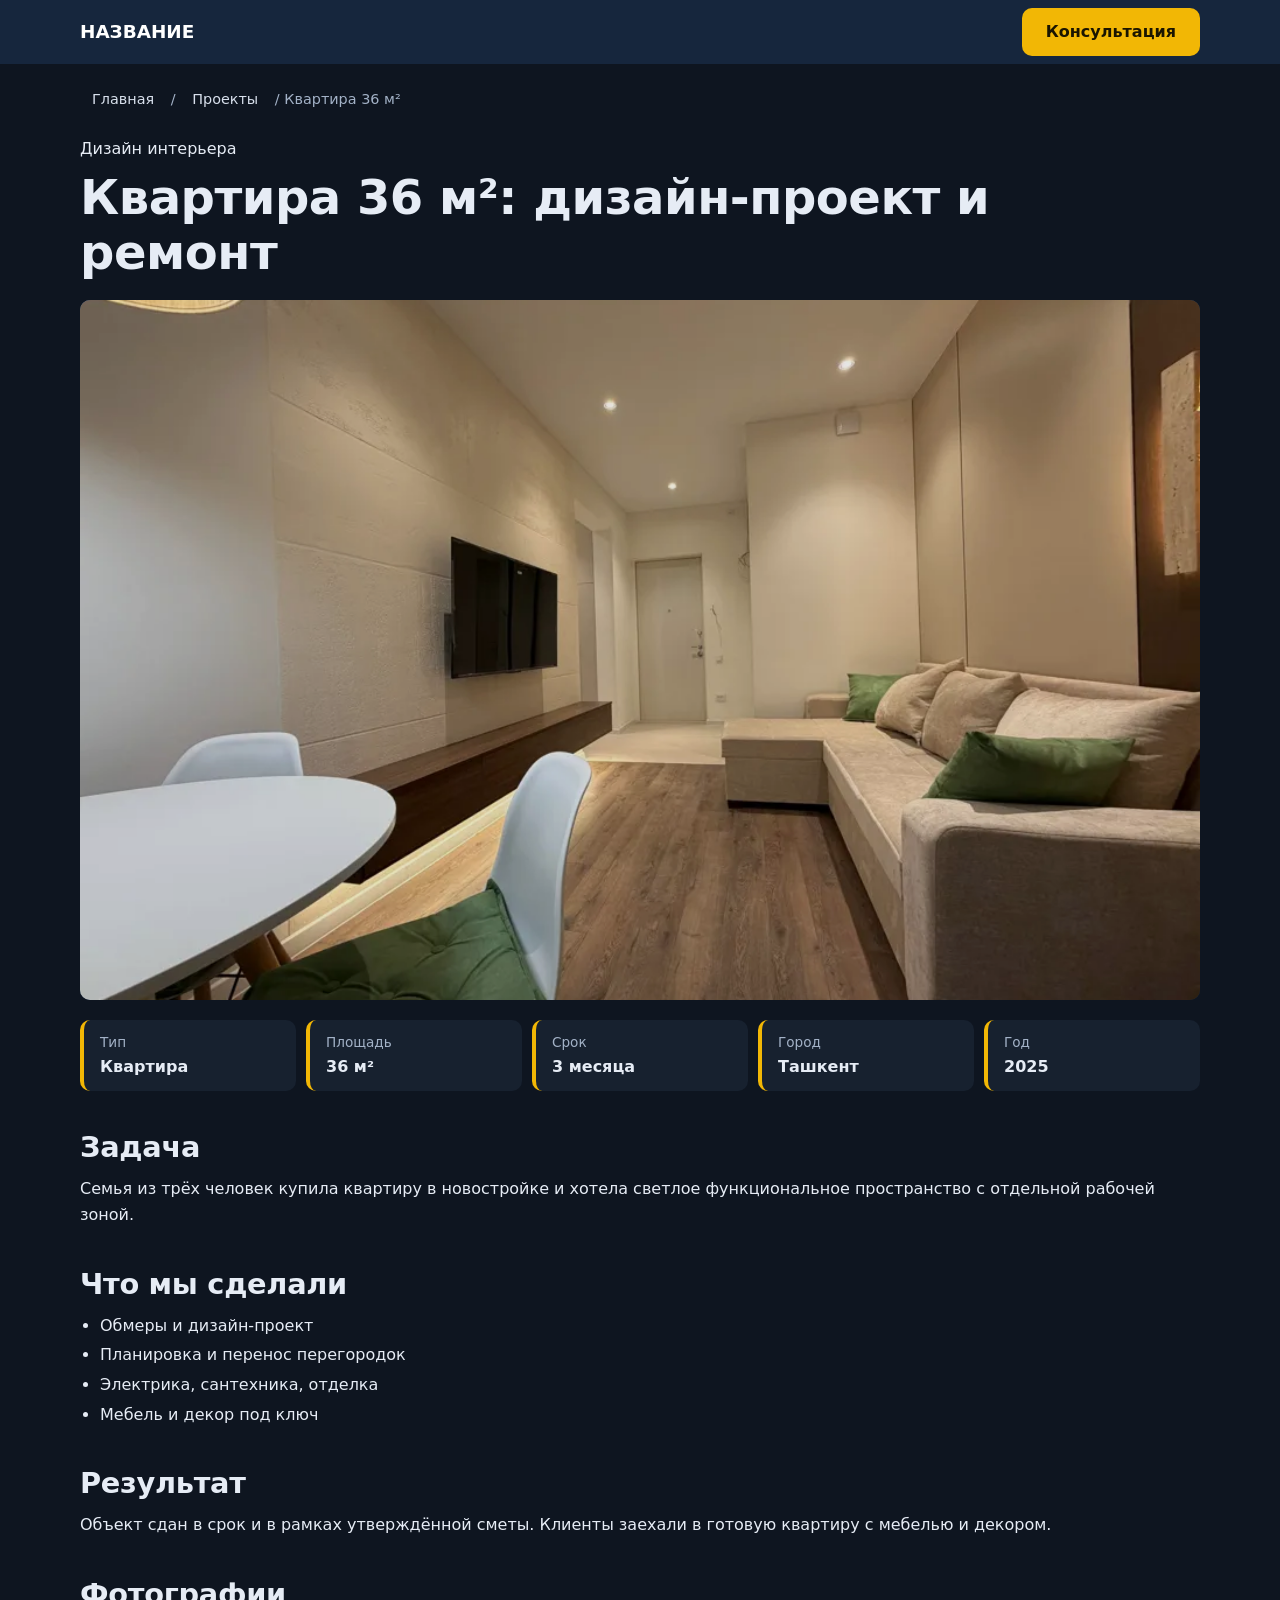
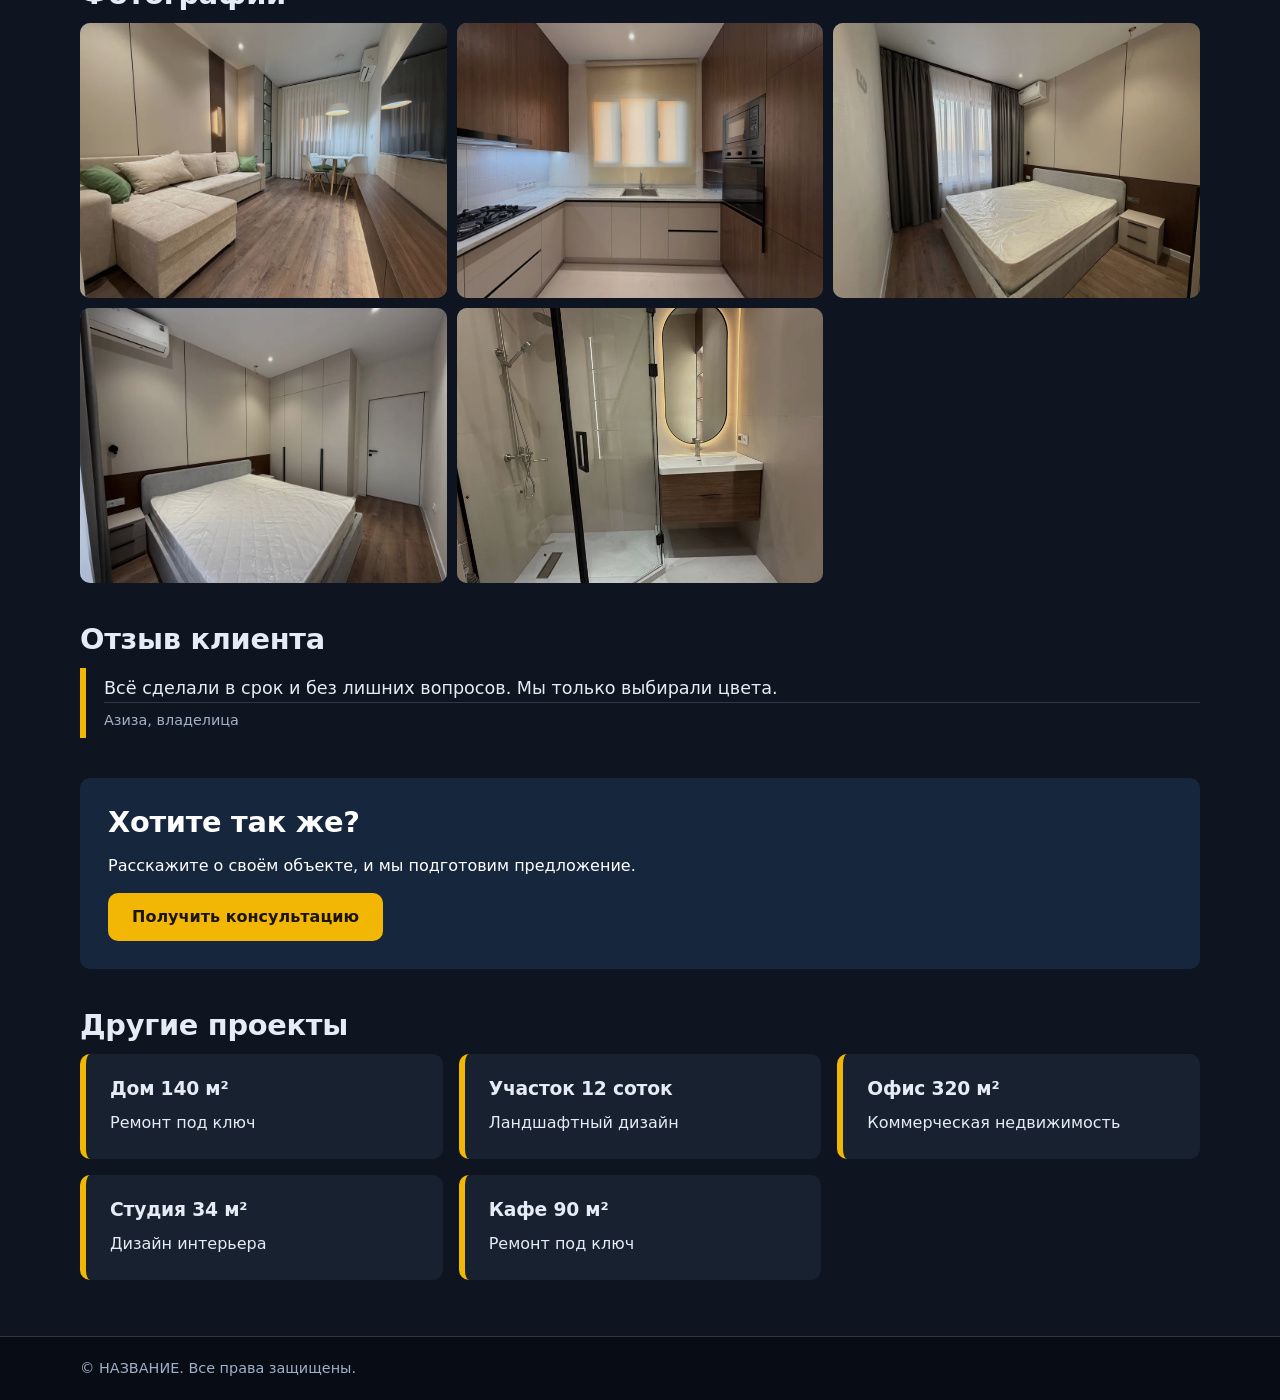
<file: projects/apart36.html>
<!DOCTYPE html>
<html lang="ru">
<head>
<meta charset="utf-8">
<meta name="viewport" content="width=device-width, initial-scale=1.0">
<title>Квартира 36 м²: дизайн-проект и ремонт | НАЗВАНИЕ</title>
<meta name="description" content="Семья из трёх человек купила квартиру в новостройке и хотела светлое функциональное пространство с отдельной рабочей зоной.">
<link rel="canonical" href="https://example.com/projects/apart36.html">
<meta property="og:type" content="article">
<meta property="og:title" content="Квартира 36 м²: дизайн-проект и ремонт">
<meta property="og:description" content="Семья из трёх человек купила квартиру в новостройке и хотела светлое функциональное пространство с отдельной рабочей зоной.">
<meta property="og:url" content="https://example.com/projects/apart36.html">
<meta property="og:image" content="https://example.com/images/portfolio/apart36/1.webp">
<meta name="theme-color" content="#16263d">
<link rel="stylesheet" href="../style.css">
</head>
<body>
<header>
  <div class="wrap bar">
    <a class="logo" href="../index.html">НАЗВАНИЕ</a>
    <a class="btn" href="../index.html#contact">Консультация</a>
  </div>
</header>
<main class="cs wrap">
 <nav class="crumbs" aria-label="Навигация">
   <a href="../index.html">Главная</a> / <a href="../index.html#portfolio">Проекты</a> / Квартира 36 м²
 </nav>
 <article>
  <p>Дизайн интерьера</p>
  <h1>Квартира 36 м²: дизайн-проект и ремонт</h1>
  <div class="ph hero-img" style="--a:#4b6a8f;--b:#16263d" data-b="../images/portfolio/apart36/1" data-alt="Квартира 36 м²: дизайн-проект и ремонт"></div>
  <dl class="facts"><div><dt>Тип</dt><dd>Квартира</dd></div><div><dt>Площадь</dt><dd>36 м²</dd></div><div><dt>Срок</dt><dd>3 месяца</dd></div><div><dt>Город</dt><dd>Ташкент</dd></div><div><dt>Год</dt><dd>2025</dd></div></dl>
  <h2>Задача</h2><p>Семья из трёх человек купила квартиру в новостройке и хотела светлое функциональное пространство с отдельной рабочей зоной.</p>
  <h2>Что мы сделали</h2><ul class="works"><li>Обмеры и дизайн-проект</li><li>Планировка и перенос перегородок</li><li>Электрика, сантехника, отделка</li><li>Мебель и декор под ключ</li></ul>
  <h2>Результат</h2><p>Объект сдан в срок и в рамках утверждённой сметы. Клиенты заехали в готовую квартиру с мебелью и декором.</p>
  
  <h2>Фотографии</h2><div class="gal"><button class="ph g" style="--a:#4b6a8f;--b:#16263d" data-b="../images/portfolio/apart36/2"data-alt="Квартира 36 м²: дизайн-проект и ремонт, фото 2" aria-label="Открыть фото 2"></button><button class="ph g" style="--a:#4b6a8f;--b:#16263d" data-b="../images/portfolio/apart36/3"data-alt="Квартира 36 м²: дизайн-проект и ремонт, фото 3" aria-label="Открыть фото 3"></button><button class="ph g" style="--a:#4b6a8f;--b:#16263d" data-b="../images/portfolio/apart36/4"data-alt="Квартира 36 м²: дизайн-проект и ремонт, фото 4" aria-label="Открыть фото 4"></button><button class="ph g" style="--a:#4b6a8f;--b:#16263d" data-b="../images/portfolio/apart36/5"data-alt="Квартира 36 м²: дизайн-проект и ремонт, фото 5" aria-label="Открыть фото 5"></button><button class="ph g" style="--a:#4b6a8f;--b:#16263d" data-b="../images/portfolio/apart36/6"data-alt="Квартира 36 м²: дизайн-проект и ремонт, фото 6" aria-label="Открыть фото 6"></button></div>
  <h2>Отзыв клиента</h2>
  <blockquote><p>Всё сделали в срок и без лишних вопросов. Мы только выбирали цвета.</p><footer>Азиза, владелица</footer></blockquote>
  <div class="cta-band">
    <h2 style="margin:0">Хотите так же?</h2>
    <p>Расскажите о своём объекте, и мы подготовим предложение.</p>
    <a class="btn" href="../index.html#contact">Получить консультацию</a>
  </div>
 </article>
 <section class="more" aria-labelledby="hm">
   <h2 id="hm">Другие проекты</h2>
   <div class="grid c3"><a class="card" href="dom-140.html"><h3>Дом 140 м²</h3><span>Ремонт под ключ</span></a><a class="card" href="uchastok-12-sotok.html"><h3>Участок 12 соток</h3><span>Ландшафтный дизайн</span></a><a class="card" href="ofis-320.html"><h3>Офис 320 м²</h3><span>Коммерческая недвижимость</span></a><a class="card" href="studiya-34.html"><h3>Студия 34 м²</h3><span>Дизайн интерьера</span></a><a class="card" href="kafe-90.html"><h3>Кафе 90 м²</h3><span>Ремонт под ключ</span></a></div>
 </section>
</main>
<footer style="margin-top:56px">
  <div class="wrap">© НАЗВАНИЕ. Все права защищены.</div>
</footer>
<dialog id="lb" aria-label="Просмотр фото">
  <div class="lbi ph"></div>
  <div class="bar2">
    <button class="prev" aria-label="Предыдущее">←</button>
    <span class="cnt"></span>
    <button class="next" aria-label="Следующее">→</button>
    <button class="close" aria-label="Закрыть">×</button>
  </div>
</dialog>
<script src="../case.js"></script>
</body></html>
</file>
<file: style.css>
:root {
  color-scheme: dark;
  --ink: #16263d;
  --ink2: #22385a;
  --plaster: #17212f;
  --paper: #0e1520;
  --line: #2b394d;
  --sun: #f2b705;
  --text: #e6ecf5;
  --mute: #a3b2c7;
  --btn: #e6ecf5;
  --btn-fg: #0e1520;
  --err: #ff8a80;
  --r: 10px;
}
* {
  box-sizing: border-box;
  margin: 0;
}
html {
  scroll-behavior: smooth !important;
  scroll-padding-top: 80px;
}
body {
  font:
    16px/1.6 "Segoe UI",
    system-ui,
    -apple-system,
    Roboto,
    Arial,
    sans-serif;
  color: var(--text);
  background: var(--paper);
}
img {
  max-width: 100%;
  display: block;
}
a {
  color: inherit;
}
:focus-visible {
  outline: 3px solid var(--sun);
  outline-offset: 2px;
}
.wrap {
  width: min(1120px, 100% - 32px);
  margin-inline: auto;
}
section {
  padding: 56px 0;
}
h1,
h2,
h3 {
  line-height: 1.15;
  letter-spacing: -0.01em;
}
h2 {
  font-size: clamp(1.6rem, 5vw, 2.4rem);
  margin-bottom: 12px;
}
.lead {
  color: var(--mute);
  max-width: 60ch;
  margin-bottom: 32px;
}
.btn {
  display: inline-flex;
  align-items: center;
  justify-content: center;
  min-height: 48px;
  min-width: 48px;
  padding: 0 24px;
  border: 0;
  border-radius: var(--r);
  background: var(--sun);
  color: #1b1500;
  font: inherit;
  font-weight: 700;
  text-decoration: none;
  cursor: pointer;
}
.btn:hover {
  filter: brightness(1.07);
}
.btn.ghost {
  background: transparent;
  border: 2px solid currentColor;
  color: inherit;
}
/* header */
header {
  position: sticky;
  top: 0;
  z-index: 20;
  background: var(--ink);
  color: #fff;
}
.bar {
  display: flex;
  align-items: center;
  justify-content: space-between;
  min-height: 64px;
}
.logo {
  font-weight: 800;
  text-decoration: none;
  font-size: 1.15rem;
}
nav ul {
  list-style: none;
  padding: 0;
  display: none;
  gap: 4px;
}
nav a {
  display: flex;
  align-items: center;
  min-height: 48px;
  padding: 0 12px;
  text-decoration: none;
  color: #d8e0ec;
}
nav a:hover {
  color: #fff;
}
.burger {
  margin-left: auto;
  width: 48px;
  height: 48px;
  background: none;
  border: 0;
  color: #fff;
  font-size: 1.6rem;
  cursor: pointer;
}
header.open nav ul {
  display: flex;
  flex-direction: column;
  position: absolute;
  inset: 64px 0 auto;
  background: var(--ink);
  padding: 8px 16px 16px;
}
/* hero */
.hero {
  background:
    linear-gradient(
      90deg,
      rgba(14, 24, 41, 0.55) 0%,
      rgba(22, 38, 61, 0.25) 45%,
      rgba(22, 38, 61, 0.08) 100%
    ),
    url('images/hero_background.png') center/cover no-repeat,
    var(--ink);
  color: #fff;
  min-height: 65vh;
  display: flex;
  align-items: center;
  padding: 80px 0;
}

.hero h1 {
  font-size: clamp(2rem, 8vw, 3.8rem);
  /* max-width: 18ch; */
  margin-bottom: 16px;
}
.hero p {
  font-size: 1.1rem;
  color: #fff;
  max-width: 52ch;
  margin-bottom: 28px;
  text-shadow: 0 2px 12px rgba(0, 0, 0, 0.45);
}
.hero .row {
  display: flex;
  flex-wrap: wrap;
  gap: 12px;
}

.hero {
  position: relative;
}

.hero::after {
  content: "";
  position: absolute;
  left: 0;
  right: 0;
  bottom: 0;
  height: 160px;
  background: linear-gradient(180deg, rgba(24, 26, 31, 0) 0%, #181a1f 100%);
  pointer-events: none;
}

.bg-section {
  background:
  linear-gradient(180deg, #181a1f 0%, rgba(24, 26, 31, 0.45) 140px, transparent 260px),
  url('images/services_bg.png') center / cover no-repeat;
}


#services {
position: relative;
color: #fff;
/* background:
  linear-gradient(180deg, #181a1f 0%, rgba(24, 26, 31, 0.45) 140px, transparent 260px),
  url('images/services_bg.png') center / cover no-repeat; */
}

#services .lead{
  color: #fff;
}
  
#services .card {
  position: relative;
  overflow: hidden;
  background: #1c1d20;
 

}

#services .card > * {
  position: relative;
  z-index: 2;
}

#services .card li {
  color: rgba(255, 255, 255, 0.92);
}

#services .card::after {
  content: "";
  position: absolute;
  right: -12%;
  bottom: -10%;
  width: 68%;
  height: 58%;
  pointer-events: none;
  z-index: 1;
  filter: brightness(1.12) contrast(1.06);

  /* Мягкое растворение верхнего и левого краёв */
  -webkit-mask-image:
    linear-gradient(to bottom, transparent 0%, #000 35%),
    linear-gradient(to right, transparent 0%, #000 35%);
  -webkit-mask-composite: source-in;
  mask-image:
    linear-gradient(to bottom, transparent 0%, #000 35%),
    linear-gradient(to right, transparent 0%, #000 35%);
  mask-composite: intersect;
}

#services .card:nth-child(1)::after {
  background:
    linear-gradient(135deg, rgba(28, 29, 32, 0.88) 10%, rgba(28, 29, 32, 0.32) 60%, rgba(28, 29, 32, 0) 100%),
    url('images/jstroy_service_design_remont.jpg') center / cover no-repeat;
}

#services .card:nth-child(2)::after {
  background:
    linear-gradient(135deg, rgba(28, 29, 32, 0.88) 10%, rgba(28, 29, 32, 0.32) 60%, rgba(28, 29, 32, 0) 100%),
    url('images/jstroy_service_upravlenie_arenda-1.jpg') center / cover no-repeat;
}

#services .card:nth-child(3)::after {
  background:
    linear-gradient(135deg, rgba(28, 29, 32, 0.88) 10%, rgba(28, 29, 32, 0.32) 60%, rgba(28, 29, 32, 0) 100%),
    url('images/jstroy_service_obsluzhivanie_klining.jpg') center / cover no-repeat;
}


/* cards */
.grid {
  display: grid;
  gap: 16px;
}
.card {
  background: var(--plaster);
  border-radius: var(--r);
  padding: 24px;
  border-left: 6px solid var(--sun);
  display: flex;
  flex-direction: column;
  gap: 10px;
  align-items: flex-start;
}
.card ul {
  padding-left: 18px;
  color: var(--mute);
}
.card .btn {
  margin-top: auto;
  color: var(--ink);
}
/* .why {
  background: var(--plaster);
} */
.why .item {
  background:#0c0f15;
  border-radius: var(--r);
  padding: 20px;
}
.why h3 {
  margin-bottom: 6px;
}
/* portfolio */
.filters {
  display: flex;
  gap: 8px;
  overflow-x: auto;
  padding-bottom: 8px;
  margin-bottom: 16px;
}
.filters button {
  flex: none;
  min-height: 48px;
  padding: 0 20px;
  border: 1px solid var(--ink);
  border-radius: 14px;
  background: none;
  font: inherit;
  font-weight: 600;
  color: var(--ink);
  cursor: pointer;
}
.filters button[aria-pressed="true"] {
  background: var(--ink);
  color: #fff;
}
.track {
  display: flex;
  gap: 16px;
  overflow-x: auto;
  scroll-snap-type: x mandatory;
  -webkit-overflow-scrolling: touch;
  padding-bottom: 12px;
}
.case {
  flex: 0 0 85%;
  scroll-snap-align: start;
  border-radius: var(--r);
  overflow: hidden;
  background: var(--plaster);
}
.case[hidden] {
  display: none;
}
.ph {
  aspect-ratio: 4/3;
  background: linear-gradient(135deg, var(--a), var(--b));
  position: relative;
}
.ph img {
  position: absolute;
  inset: 0;
  width: 100%;
  height: 100%;
  object-fit: cover;
}
.case figcaption {
  padding: 14px 16px;
}
.case small {
  color: var(--mute);
}
.arrows {
  display: flex;
  gap: 8px;
  margin-top: 8px;
}
.arrows button {
  width: 48px;
  height: 48px;
  border-radius: 50%;
  border: 1px solid var(--ink);
  background: none;
  font-size: 1.3rem;
  cursor: pointer;
}
/* steps */
.steps {
  list-style: none;
  padding: 0;
  counter-reset: s;
  display: grid;
  gap: 16px;
}
.steps li {
  counter-increment: s;
  position: relative;
  padding: 4px 0 4px 60px;
}
.steps li::before {
  content: counter(s);
  position: absolute;
  left: 0;
  top: 0;
  width: 44px;
  height: 44px;
  border-radius: 50%;
  background: var(--sun);
  display: grid;
  place-items: center;
  font-weight: 800;
}
.steps h3 {
  font-size: 1.1rem;
}
.steps p {
  color: var(--mute);
}
/* contact */
.contact {
  background: var(--ink);
  color: #fff;
}
.contact .lead {
  color: #cfd9e8;
}
form {
  display: grid;
  gap: 14px;
  background: var(--paper);
  color: var(--text);
  padding: 24px;
  border-radius: var(--r);
}
label {
  display: grid;
  gap: 6px;
  font-weight: 600;
}
input,
select {
  min-height: 48px;
  padding: 0 14px;
  border: 2px solid var(--line);
  border-radius: 8px;
  font: inherit;
}
input[aria-invalid="true"],
select[aria-invalid="true"] {
  border-color: #c62828;
}
.err {
  color: #c62828;
  font-weight: 400;
  font-size: 0.9rem;
  min-height: 1.2em;
}
.hp {
  position: absolute;
  left: -9999px;
}
#status {
  font-weight: 600;
}
.info {
  display: grid;
  gap: 8px;
  align-content: start;
  font-style: normal;
}
.info a {
  display: inline-flex;
  align-items: center;
  min-height: 48px;
}
footer {
  background: #0f1b2d;
  color: #9fb0c8;
  padding: 20px 0;
  font-size: 0.9rem;
}
/* floating messenger */
.fab {
  position: fixed;
  right: 16px;
  bottom: 16px;
  z-index: 30;
  display: flex;
  flex-direction: column;
  gap: 8px;
  align-items: flex-end;
}
.fab-links {
  display: none;
  flex-direction: column;
  gap: 8px;
}
.fab.open .fab-links {
  display: flex;
}
.fab a,
.fab > button {
  min-height: 48px;
  min-width: 48px;
  padding: 0 18px;
  border-radius: 999px;
  display: inline-flex;
  align-items: center;
  justify-content: center;
  font-weight: 700;
  text-decoration: none;
  color: #fff;
  border: 0;
  font: inherit;
  cursor: pointer;
  box-shadow: 0 4px 14px rgba(0, 0, 0, 0.25);
}
.fab .tg {
  background: #229ed9;
}
.fab .wa {
  background: #25a244;
}
.fab > button {
  background: var(--sun);
  color: #1b1500;
  font-weight: 700;
}
/* modal */
#modal,
#modal[open] {
  display: flex;
  flex-direction: column;
  position: fixed;
  inset: 0;
  margin: auto;
  width: min(680px, calc(100% - 24px));
  max-height: 86vh;
  padding: 0;
  border: 1px solid rgba(255, 255, 255, 0.1);
  border-radius: 18px;
  background: #141518;
  color: #fff;
  overflow: hidden;
}

#modal:not([open]) {
  display: none;
}

#modal::backdrop {
  background: rgba(0, 0, 0, 0.75);
  backdrop-filter: blur(4px);
}

#modal #m-title {
  margin: 0;
  padding: 20px 56px 6px 20px;
  background: #1d2129;
  color: #fff;
  font-size: 22px;
}

#modal #m-body {
  flex: 1 1 auto;
  overflow-y: auto;
  padding: 0 20px 16px;
  background: #141518;
  color: #fff;
}

#modal .m-hero {
  background: #1d2129;
  margin: 0 -20px 18px;
  padding: 0 20px 20px;
  border-bottom: 1px solid rgba(255, 255, 255, 0.08);
}

#modal .m-tag {
  display: inline-block;
  font-size: 11px;
  font-weight: 700;
  letter-spacing: 0.08em;
  color: #f5c518;
  margin-bottom: 6px;
}

#modal .m-sub,
#modal .m-intro {
  margin: 0 0 10px;
  font-size: 14px;
  line-height: 1.45;
  color: rgba(255, 255, 255, 0.78);
}

#modal .m-cover {
  width: 100%;
  height: 210px;
  object-fit: cover;
  border-radius: 12px;
  margin-top: 8px;
  display: block;
}

#modal .m-group-title {
  margin: 0 0 12px;
  font-size: 16px;
  color: #fff;
}

#modal .m-grid {
  display: grid;
  grid-template-columns: repeat(2, minmax(0, 1fr));
  gap: 12px;
}

#modal .m-sec {
  background: #363739;
  border: 1px solid rgba(255, 255, 255, 0.07);
  border-radius: 12px;
  padding: 14px;
}

#modal .m-sec-head {
  display: flex;
  align-items: center;
  gap: 8px;
  margin-bottom: 8px;
}

#modal .m-sec-head h4 {
  margin: 0;
  font-size: 14px;
  color: #fff;
}

#modal .m-icon {
  font-size: 16px;
  line-height: 1;
}

#modal .m-sec ul {
  margin: 0;
  padding-left: 16px;
}

#modal .m-sec li {
  font-size: 12.5px;
  line-height: 1.4;
  color: rgba(255, 255, 255, 0.78);
  margin-bottom: 4px;
}

#modal .m-approach {
  margin-top: 16px;
  padding-top: 14px;
  border-top: 1px solid rgba(255, 255, 255, 0.08);
}

#modal .m-approach h4 {
  margin: 0 0 6px;
  font-size: 15px;
  color: #fff;
}

#modal .m-approach p {
  margin: 0;
  font-size: 13.5px;
  line-height: 1.5;
  color: rgba(255, 255, 255, 0.82);
}

#modal .m-slogan {
  margin: 12px 0 0;
  font-size: 13.5px;
  color: #f5c518;
}

#modal .x {
  position: absolute;
  top: 14px;
  right: 14px;
  width: 36px;
  height: 36px;
  border: 0;
  border-radius: 50%;
  background: rgba(255, 255, 255, 0.1);
  color: #fff;
  font-size: 1.3rem;
  line-height: 1;
  cursor: pointer;
  z-index: 5;
}

#modal #m-cta {
  margin: 12px 20px 20px;
}

/* Firefox */
#modal #m-body {
  scrollbar-width: thin;
  scrollbar-color: rgba(255, 255, 255, 0.22) transparent;
}

/* Chrome, Edge, Safari */
#modal #m-body::-webkit-scrollbar {
  width: 6px;
}

#modal #m-body::-webkit-scrollbar-track {
  background: transparent;
  margin: 6px 0;
}

#modal #m-body::-webkit-scrollbar-thumb {
  background: rgba(255, 255, 255, 0.2);
  border-radius: 999px;
}

#modal #m-body::-webkit-scrollbar-thumb:hover {
  background: rgba(245, 197, 24, 0.55);
}

@media (max-width: 560px) {
  #modal .m-grid {
    grid-template-columns: 1fr;
  }
}

/* motion */
.btn,
.card,
.case,
.filters button,
.arrows button {
  transition:
    transform 0.2s ease,
    box-shadow 0.2s ease,
    background-color 0.2s,
    color 0.2s,
    filter 0.2s;
}
.btn:hover {
  transform: translateY(-2px);
  box-shadow: 0 6px 16px var(--sun);
}
.btn:active,
.filters button:active,
.arrows button:active {
  transform: scale(0.96);
}
.card:hover,
.case:hover {
  transform: translateY(-4px);
  box-shadow: 0 10px 24px rgba(22, 38, 61, 0.14);
}
.arrows button:hover {
  background: var(--ink);
  color: #fff;
}
.filters button:hover {
  background: var(--sun);
  color: #fff;
}
header {
  transition: box-shadow 0.3s;
}
header.scrolled {
  box-shadow: 0 2px 14px rgba(0, 0, 0, 0.35);
}
@keyframes rise {
  from {
    opacity: 0;
    transform: translateY(22px);
  }
  to {
    opacity: 1;
    transform: none;
  }
}
.hero h1,
.hero p,
.hero .row {
  animation: rise 0.8s cubic-bezier(0.2, 0.7, 0.2, 1) both;
}
.hero p {
  animation-delay: 0.15s;
}
.hero .row {
  animation-delay: 0.3s;
}
.rv {
  opacity: 0;
  transform: translateY(18px);
  transition:
    opacity 0.6s ease,
    transform 0.6s cubic-bezier(0.2, 0.7, 0.2, 1);
  transition-delay: var(--d, 0s);
}
.rv.in {
  opacity: 1;
  transform: none;
}
@keyframes pop {
  from {
    opacity: 0;
    transform: scale(0.94);
  }
  to {
    opacity: 1;
    transform: none;
  }
}
.case:not([hidden]) {
  animation: pop 0.35s ease both;
}
input,
select {
  transition:
    border-color 0.2s,
    box-shadow 0.2s;
}
input:focus,
select:focus {
  border-color: var(--ink2);
  box-shadow: 0 0 0 3px rgba(242, 183, 5, 0.45);
  outline: 0;
}
@keyframes shake {
  20%,
  60% {
    transform: translateX(-6px);
  }
  40%,
  80% {
    transform: translateX(6px);
  }
}
form.shake {
  animation: shake 0.4s;
}
#status {
  transition: opacity 0.3s;
}
dialog[open] {
  animation: pop 0.25s ease;
}
dialog::backdrop {
  animation: fade 0.25s ease;
}
@keyframes fade {
  from {
    opacity: 0;
  }
  to {
    opacity: 1;
  }
}
@keyframes ring {
  0% {
    box-shadow: 0 0 0 0 rgba(242, 183, 5, 0.7);
  }
  100% {
    box-shadow: 0 0 0 18px rgba(242, 183, 5, 0);
  }
}
.fab > button {
  animation: ring 1.6s ease-out 1.5s 3;
}
.fab-links {
  animation: rise 0.25s ease both;
}
/* faq */
.faq {
  display: grid;
  gap: 10px;
  max-width: 760px;
}
.faq details {
  border: 2px solid var(--line);
  border-radius: var(--r);
  transition:
    border-color 0.2s,
    background-color 0.2s;
}
.faq details[open] {
  border-color: var(--sun);
  background: var(--plaster);
}
.faq summary {
  display: flex;
  justify-content: space-between;
  align-items: center;
  gap: 16px;
  min-height: 56px;
  padding: 8px 18px;
  font-weight: 600;
  cursor: pointer;
  list-style: none;
}
.faq summary::-webkit-details-marker {
  display: none;
}
.faq summary::after {
  content: "+";
  flex: none;
  font-size: 1.6rem;
  line-height: 1;
  transition: transform 0.3s;
}
.faq details[open] summary::after {
  transform: rotate(45deg);
}
.faq .ans {
  padding: 0 18px 16px;
  color: var(--mute);

}
@media (min-width: 480px) {
  .case {
    flex-basis: 70%;
  }
}
@media (min-width: 768px) {
  section {
    padding: 80px 0;
  }
  .grid.c3 {
    grid-template-columns: repeat(3, 1fr);
  }
  .grid.c2 {
    grid-template-columns: 1fr 1fr;
  }
  .case {
    flex-basis: 46%;
  }
  .steps {
    grid-template-columns: repeat(2, 1fr);
  }
  .split {
    display: grid;
    grid-template-columns: 1fr 1fr;
    gap: 40px;
  }
}
@media (min-width: 1024px) {
  .burger {
    display: none;
  }
  nav ul {
    display: flex;
  }
  .case {
    flex-basis: calc((100% - 32px) / 3);
  }
  .steps {
    grid-template-columns: repeat(3, 1fr);
  }
}
@media (prefers-reduced-motion: reduce) {
  /* Запрещаем анимации и стандартные переходы, но оставляем нативный скролл в покое */
  *:not(.dynamic-word),
  ::before,
  ::after {
    animation: none !important;
  }

  html { scroll-behavior: auto; }

  .rv {
    opacity: 1;
    transform: none;
  }
}

/* project page */
.figure-link,
.case a {
  text-decoration: none;
}
.case {
  position: relative;
}
.case a::after {
  content: "";
  position: absolute;
  inset: 0;
}
.crumbs {
  padding: 12px 0;
  font-size: 0.9rem;
  color: var(--mute);
}
.crumbs a {
  display: inline-flex;
  align-items: center;
  min-height: 48px;
}
.cs h1 {
  font-size: clamp(1.8rem, 6vw, 3rem);
  margin: 8px 0 20px;
}
.cs h2 {
  font-size: clamp(1.3rem, 4vw, 1.8rem);
  margin: 40px 0 12px;
}
.cs section {
  padding: 0;
}
.cs .hero-img {
  aspect-ratio: 16/10;
  border-radius: var(--r);
  overflow: hidden;
}
.facts {
  display: grid;
  grid-template-columns: repeat(2, 1fr);
  gap: 10px;
  margin: 20px 0;
  padding: 0;
}
.facts div {
  background: var(--plaster);
  border-radius: var(--r);
  padding: 12px 16px;
  border-left: 4px solid var(--sun);
}
.facts dt {
  font-size: 0.85rem;
  color: var(--mute);
}
.facts dd {
  margin: 0;
  font-weight: 700;
}
.cs ul.works {
  padding-left: 20px;
  display: grid;
  gap: 4px;
}
.gal {
  display: grid;
  grid-template-columns: repeat(2, 1fr);
  gap: 10px;
}
.gal .ph {
  border: 0;
  border-radius: var(--r);
  overflow: hidden;
  cursor: zoom-in;
  padding: 0;
  transition:
    transform 0.2s,
    filter 0.2s;
}
.gal .ph:hover {
  transform: scale(1.02);
  filter: brightness(1.08);
}
.ba {
  position: relative;
  aspect-ratio: 16/10;
  border-radius: var(--r);
  overflow: hidden;
  --p: 50%;
  touch-action: pan-y;
}
.ba .ph {
  position: absolute;
  inset: 0;
  aspect-ratio: auto;
}
.ba .before {
  clip-path: inset(0 calc(100% - var(--p)) 0 0);
}
.ba::after {
  content: "";
  position: absolute;
  top: 0;
  bottom: 0;
  left: var(--p);
  width: 3px;
  background: var(--sun);
  pointer-events: none;
}
.ba input {
  position: absolute;
  inset: 0;
  width: 100%;
  height: 100%;
  opacity: 0;
  cursor: ew-resize;
  margin: 0;
  z-index: 2;
}
.ba input:focus-visible ~ .tag {
  outline: 3px solid var(--sun);
}
.ba .tag {
  position: absolute;
  bottom: 10px;
  padding: 4px 12px;
  border-radius: 999px;
  background: rgba(22, 38, 61, 0.8);
  color: #fff;
  font-size: 0.85rem;
  z-index: 1;
}
.ba .tag.l {
  left: 10px;
}
.ba .tag.r {
  right: 10px;
}
blockquote {
  border-left: 6px solid var(--sun);
  padding: 6px 0 6px 18px;
  font-size: 1.1rem;
}
blockquote footer {
  background: none;
  padding: 6px 0 0;
  color: var(--mute);
  font-size: 0.9rem;
}
.cta-band {
  background: var(--ink);
  color: #fff;
  border-radius: var(--r);
  padding: 28px;
  margin: 40px 0;
  display: grid;
  gap: 14px;
  justify-items: start;
}
.more .card {
  text-decoration: none;
  color: inherit;
}
#lb {
  width: min(960px, 100% - 16px);
  background: #0d1626;
  color: #fff;
  padding: 0;
  overflow: hidden;
}
#lb .lbi {
  aspect-ratio: 4/3;
  max-height: 80vh;
  width: 100%;
  touch-action: pan-y;
}
#lb .ph img {
  object-fit: contain;
  background: #0d1626;
  max-height: 80dvh;
}
#lb .bar2 {
  display: flex;
  justify-content: space-between;
  align-items: center;
  padding: 4px 8px;
}
#lb button {
  min-width: 48px;
  min-height: 48px;
  background: none;
  border: 0;
  color: #fff;
  font-size: 1.6rem;
  cursor: pointer;
  float: none;
  margin: 0;
}
@media (min-width: 768px) {
  .gal {
    grid-template-columns: repeat(3, 1fr);
  }
  .facts {
    grid-template-columns: repeat(5, 1fr);
  }
}

/* меню: плавное раскрытие и подсветка */
nav a {
  transition:
    color 0.2s,
    box-shadow 0.2s;
}
nav a.active {
  color: #fff;
  box-shadow: inset 0 -3px var(--sun);
}
.burger {
  transition: transform 0.25s;
}
header.open .burger {
  transform: rotate(90deg);
}
@media (max-width: 1023px) {
  nav ul {
    display: flex;
    flex-direction: column;
    position: absolute;
    inset: 64px 0 auto;
    background: var(--ink);
    padding: 8px 16px 16px;
    opacity: 0;
    visibility: hidden;
    transform: translateY(-10px);
    transition:
      opacity 0.25s ease,
      transform 0.25s ease,
      visibility 0.25s;
  }
  header.open nav ul {
    opacity: 1;
    visibility: visible;
    transform: none;
  }
  nav a.active {
    box-shadow: inset 4px 0 var(--sun);
    padding-left: 16px;
  }
}

/* Динамическое слово */
.dynamic-word {
  display: inline-block;
  transition: transform 0.4s cubic-bezier(0.16, 1, 0.3, 1),
              opacity 0.4s ease,
              filter 0.4s ease;
  will-change: transform, opacity, filter;
}

/* Улетает вверх, исчезает и размывается */
.dynamic-word.fade-out {
  opacity: 0;
  transform: translateY(-15px);
  filter: blur(4px);
}

/* Направляем вылет: сначала прячем снизу */
.dynamic-word.prepare-in {
  opacity: 0;
  transform: translateY(15px);
  filter: blur(4px);
  transition: none; /* Мгновенный сброс без анимации */
}

.track {
  scroll-behavior: smooth;
}

/* плавное появление карточек при смене фильтра */
.case {
  animation: caseIn .45s ease both;
}
.case.out {
  opacity: 0;
  transform: scale(.96);
  transition: opacity .2s, transform .2s;
}
@keyframes caseIn {
  from { opacity: 0; transform: translateY(12px); }
  to   { opacity: 1; transform: none; }
}

@media (prefers-reduced-motion: reduce) {
  .case { animation: none; }
  .track { scroll-behavior: auto; }
}


/* FAQ: аккуратный hover */
.faq details {
  transition:
    border-color 0.25s,
    background-color 0.25s,
    box-shadow 0.25s,
    transform 0.25s;
}
.faq summary {
  transition: color 0.25s, padding-left 0.25s;
}
.faq summary::after {
  transition: transform 0.3s, color 0.25s;
}

@media (hover: hover) {
  .faq details:hover {
    border-color: var(--sun);
    box-shadow: 0 6px 18px rgba(0, 0, 0, 0.08);
    transform: translateY(-2px);
  }
  .faq details:hover summary {
    padding-left: 24px;          /* текст чуть сдвигается вправо */
    color: var(--sun);
  }
  .faq details:hover summary::after {
    color: var(--sun);
    transform: rotate(90deg);    /* плюс слегка поворачивается */
  }
  /* у открытого вопроса крестик остаётся повёрнутым на 45° */
  .faq details[open]:hover summary::after {
    transform: rotate(45deg);
  }
}

@media (prefers-reduced-motion: reduce) {
  .faq details,
  .faq summary,
  .faq summary::after {
    transition: none;
  }
  .faq details:hover {
    transform: none;
  }
}

/* кнопки, у которых цвет раньше брался из --ink */
.filters button,
.arrows button {
  border-color: var(--btn);
  color: var(--btn);
}
.filters button[aria-pressed="true"] {
  background: var(--btn);
  color: var(--btn-fg);
}
.arrows button:hover {
  background: var(--btn);
  color: var(--btn-fg);
}
.card .btn {
  background: var(--btn);
  color: var(--btn-fg);
}

/* форма, футер, карточки, изображения */
form {
  background: var(--plaster);
}
footer {
  background: #080d15;
  border-top: 1px solid var(--line);
}
.card:hover {
  box-shadow: 0 10px 24px rgba(0, 0, 0, 0.5);
}
img {
  filter: brightness(0.9);
}



/* ===== Переключатель языка ===== */
.lang { position: relative; margin-left: auto; }
.lang-btn {
  display: flex; align-items: center; gap: 6px;
  height: 48px; padding: 0 10px;
  background: none; border: 0; border-radius: 10px;
  color: #fff; font: inherit; font-weight: 700; cursor: pointer;
  transition: background-color 0.2s;
}
.lang-btn:hover { background: rgba(255, 255, 255, 0.12); }
.lang-btn svg:last-child { transition: transform 0.25s; }
.lang-btn[aria-expanded="true"] svg:last-child { transform: rotate(180deg); }

.lang-menu {
  position: absolute; right: 0; top: calc(100% + 6px);
  min-width: 160px; margin: 0; padding: 6px; list-style: none;
  background: var(--ink2); border-radius: var(--r);
  box-shadow: 0 10px 28px rgba(0, 0, 0, 0.35);
  animation: langIn 0.18s ease;
}
.lang-menu[hidden] { display: none; }
.lang-menu button {
  display: flex; align-items: center; width: 100%; min-height: 44px;
  padding: 0 12px; background: none; border: 0; border-radius: 8px;
  color: #d8e0ec; font: inherit; text-align: left; cursor: pointer;
}
.lang-menu button:hover { background: rgba(255, 255, 255, 0.1); color: #fff; }
.lang-menu button[aria-checked="true"] {
  color: #fff; font-weight: 700; box-shadow: inset 3px 0 var(--sun);
}
@keyframes langIn {
  from { opacity: 0; transform: translateY(-6px); }
  to   { opacity: 1; transform: none; }
}

/* расположение: телефон — [лого ... язык тема бургер], компьютер — [лого ... меню язык тема] */
.theme-toggle { margin-left: 0; }
@media (min-width: 1024px) {
  .lang { order: 2; margin-left: 12px; }
  .theme-toggle { order: 3; margin-left: 4px; }
}


/* ===== Кнопка «Наверх» ===== */
.to-top {
  position: fixed;
  left: 16px;
  bottom: calc(16px + env(safe-area-inset-bottom, 0px));
  z-index: 29;
  display: grid;
  place-items: center;
  width: 48px;
  height: 48px;
  padding: 0;
  border: 0;
  border-radius: 50%;
  background: var(--btn);
  color: var(--btn-fg);
  box-shadow: 0 4px 14px rgba(0, 0, 0, 0.25);
  cursor: pointer;

  opacity: 0;
  visibility: hidden;
  transform: translateY(12px) scale(0.9);
  transition: opacity 0.3s, transform 0.3s, visibility 0.3s, box-shadow 0.2s;
}
.to-top.show {
  opacity: 1;
  visibility: visible;
  transform: none;
}
.to-top:hover {
  transform: translateY(-3px);
  box-shadow: 0 8px 20px rgba(0, 0, 0, 0.3);
}
.to-top:active { transform: scale(0.94); }

.to-top svg { grid-area: 1 / 1; }
.to-top .ring {
  width: 100%;
  height: 100%;
  transform: rotate(-90deg);            /* прогресс начинается сверху */
}
.to-top .ring circle {
  fill: none;
  stroke-width: 3;
}
.to-top .ring-track { stroke: currentColor; opacity: 0.18; }
.to-top .ring-bar {
  stroke: var(--sun);
  stroke-linecap: round;
  transition: stroke-dashoffset 0.15s linear;
}
.to-top .arrow { transition: transform 0.25s; }
.to-top:hover .arrow { transform: translateY(-2px); }



.proc-v2 {
  --proc-accent: #f5b700;
  --proc-card-bg: rgba(255, 255, 255, .03);
  --proc-card-active: rgba(245, 183, 0, .08);
  --proc-border: rgba(255, 255, 255, .12);
  --proc-muted: rgba(255, 255, 255, .74);
  --proc-line: rgba(245, 183, 0, .35);
}

.proc-tabs {
  display: grid;
  grid-template-columns: repeat(3, minmax(0, 1fr));
  gap: 14px;
  margin: 24px 0 32px;
}

.proc-tab {
  display: flex;
  align-items: center;
  gap: 12px;
  padding: 16px 18px;
  border-radius: 12px;
  border: 1px solid var(--proc-border);
  background: var(--proc-card-bg);
  color: inherit;
  text-align: left;
  cursor: pointer;
}

.proc-tab.is-active {
  border-color: var(--proc-accent);
  background: var(--proc-card-active);
}

.proc-tab-num {
  font-weight: 700;
  color: var(--proc-accent);
}

.proc-num {
  display: block;
  font-weight: 700;
  color: var(--proc-accent);
  margin-bottom: 4px;
}

.proc-sub {
  margin: 6px 0 0;
  color: var(--proc-muted);
}

.proc-body {
  display: grid;
  grid-template-columns: minmax(0, 1.2fr) minmax(0, .8fr);
  gap: 28px;
  align-items: start;
  margin-top: 20px;
}

.proc-steps {
  list-style: none;
  margin: 0;
  padding: 0;
}

.proc-step {
  position: relative;
  display: grid;
  grid-template-columns: 32px minmax(0, 1fr);
  gap: 14px;
  align-items: start;
  padding-bottom: 22px;
}

.proc-step:last-child {
  padding-bottom: 0;
}

.proc-step:not(:last-child)::after {
  content: "";
  position: absolute;
  left: 15px;
  top: 32px;
  bottom: 0;
  width: 2px;
  background: var(--proc-line);
}

.proc-step-idx {
  position: relative;
  z-index: 1;
  width: 32px;
  height: 32px;
  border-radius: 50%;
  background: var(--proc-accent);
  color: #111;
  font-weight: 700;
  display: grid;
  place-items: center;
}

.proc-step h4 {
  margin: 4px 0 4px;
}

.proc-step p {
  margin: 0;
  color: var(--proc-muted);
}

.proc-media img {
  width: 100%;
  border-radius: 14px;
  object-fit: cover;
  display: block;
}

.proc-acc-item {
  border: 1px solid var(--proc-border);
  background: var(--proc-card-bg);
  border-radius: 12px;
  overflow: hidden;
}

.proc-acc-btn {
  width: 100%;
  padding: 16px 18px;
  background: transparent;
  color: inherit;
  border: 0;
  display: flex;
  justify-content: space-between;
  align-items: center;
  text-align: left;
  cursor: pointer;
}

.proc-acc-btn small {
  display: block;
  color: var(--proc-muted);
  margin-top: 4px;
}

.proc-acc-body {
  padding: 0 18px 16px;
}

.proc-cta-box {
  margin-top: 28px;
  padding: 22px 24px;
  border-radius: 14px;
  border: 1px solid var(--proc-border);
  background: var(--proc-card-bg);
  display: flex;
  justify-content: space-between;
  align-items: center;
  gap: 16px;
}


.proc-other {
  margin-top: 36px;
}

.proc-other-list {
  display: grid;
  gap: 10px;
  max-width: 760px;
  margin-top: 14px;
}

.proc-other-item {
  border: 2px solid var(--line);
  border-radius: var(--r);
  transition: border-color 0.2s, background-color 0.2s;
}

.proc-other-item[open] {
  border-color: var(--sun);
  background: var(--plaster);
}

.proc-other-item summary {
  display: flex;
  justify-content: space-between;
  align-items: center;
  gap: 16px;
  min-height: 56px;
  padding: 10px 18px;
  cursor: pointer;
  list-style: none;
}

.proc-other-item summary::-webkit-details-marker {
  display: none;
}

.proc-other-item summary::after {
  content: "+";
  flex: none;
  font-size: 1.6rem;
  line-height: 1;
  transition: transform 0.3s;
}

.proc-other-item[open] summary::after {
  transform: rotate(45deg);
}

.proc-sum-main {
  display: grid;
  gap: 3px;
}

.proc-sum-main strong {
  font-weight: 600;
}

.proc-sum-main small {
  color: var(--mute);
  font-size: 0.92rem;
}

.proc-other-body {
  padding: 0 18px 16px;
  color: var(--mute);
}

.proc-other-body ul {
  margin: 0 0 14px;
  padding-left: 18px;
  display: grid;
  gap: 6px;
}

.proc-switch-btn {
  padding: 8px 14px;
  border-radius: var(--r);
  border: 2px solid var(--sun);
  background: transparent;
  color: inherit;
  font-weight: 600;
  cursor: pointer;
}

@media (max-width: 768px) {
  .proc-tabs {
    grid-template-columns: 1fr;
  }

  .proc-body {
    grid-template-columns: 1fr;
  }


  .proc-cta-box {
    flex-direction: column;
    align-items: flex-start;
  }
}
</file>
